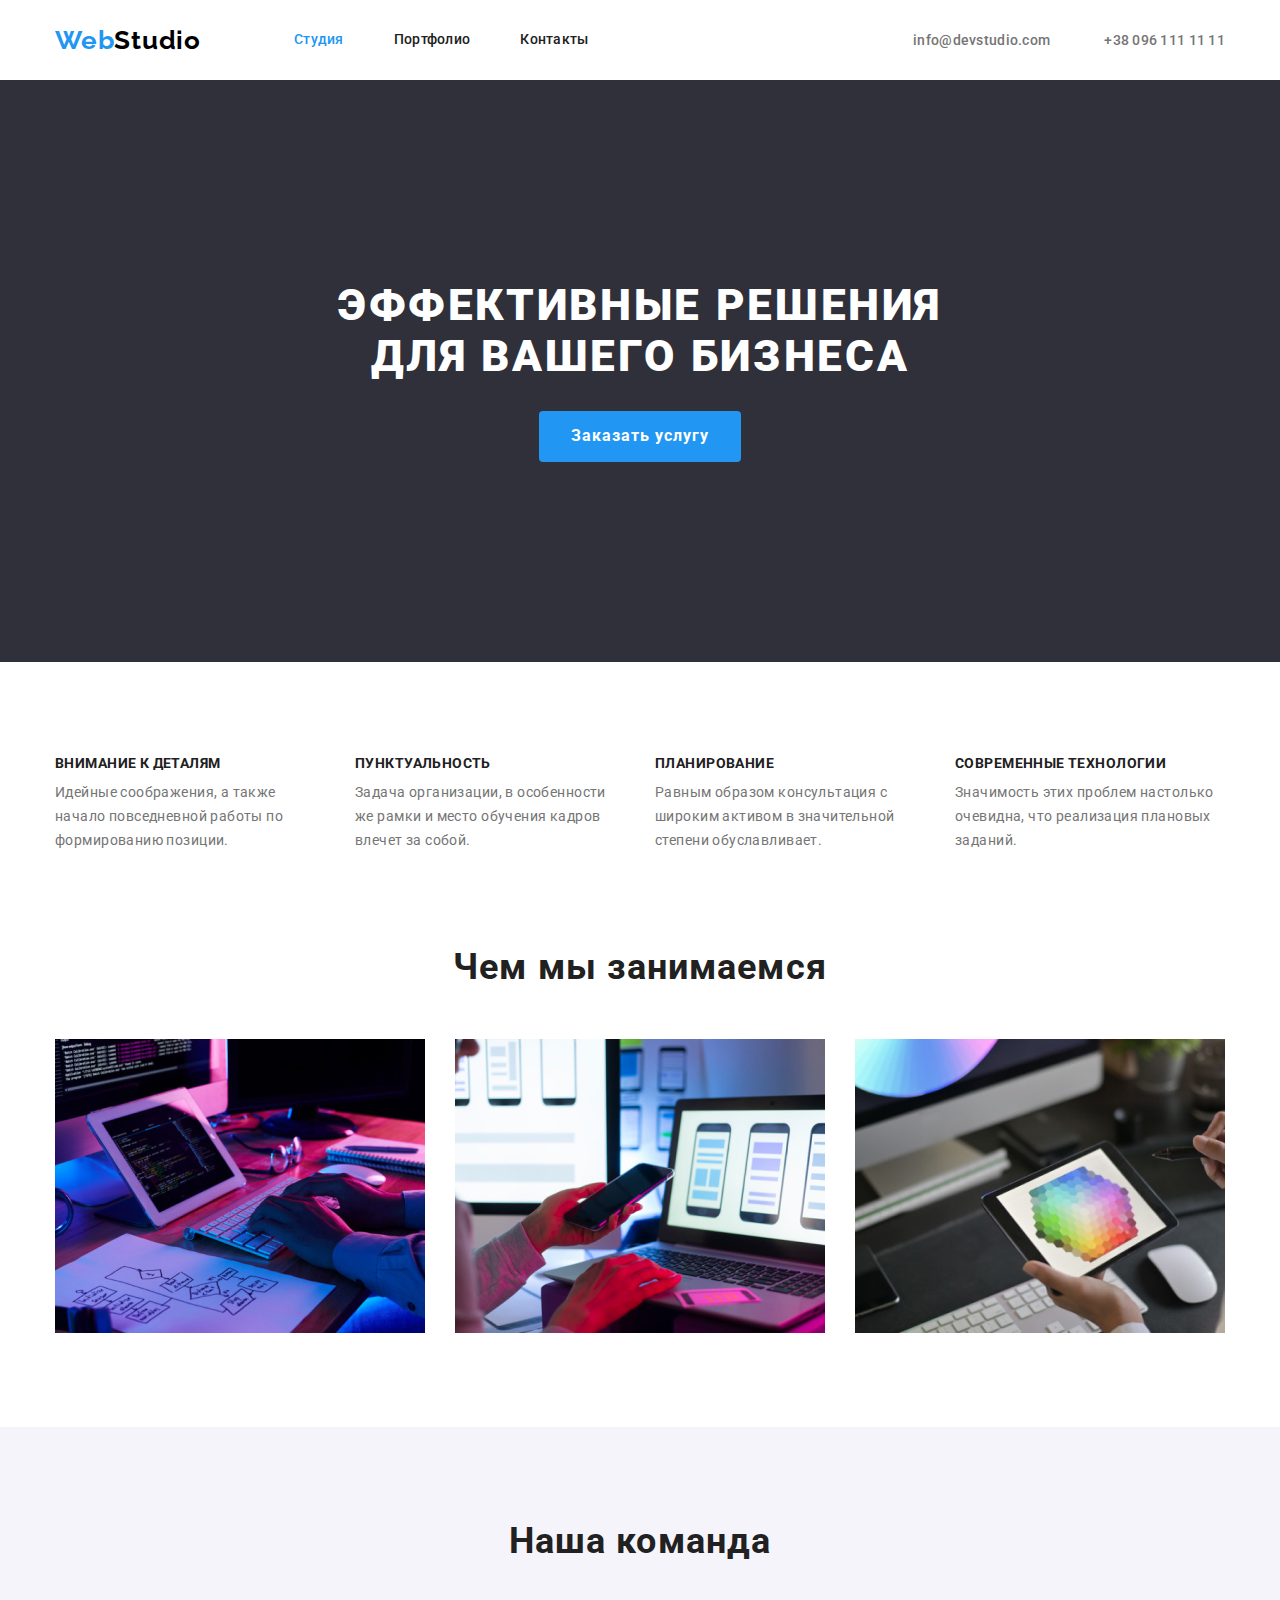
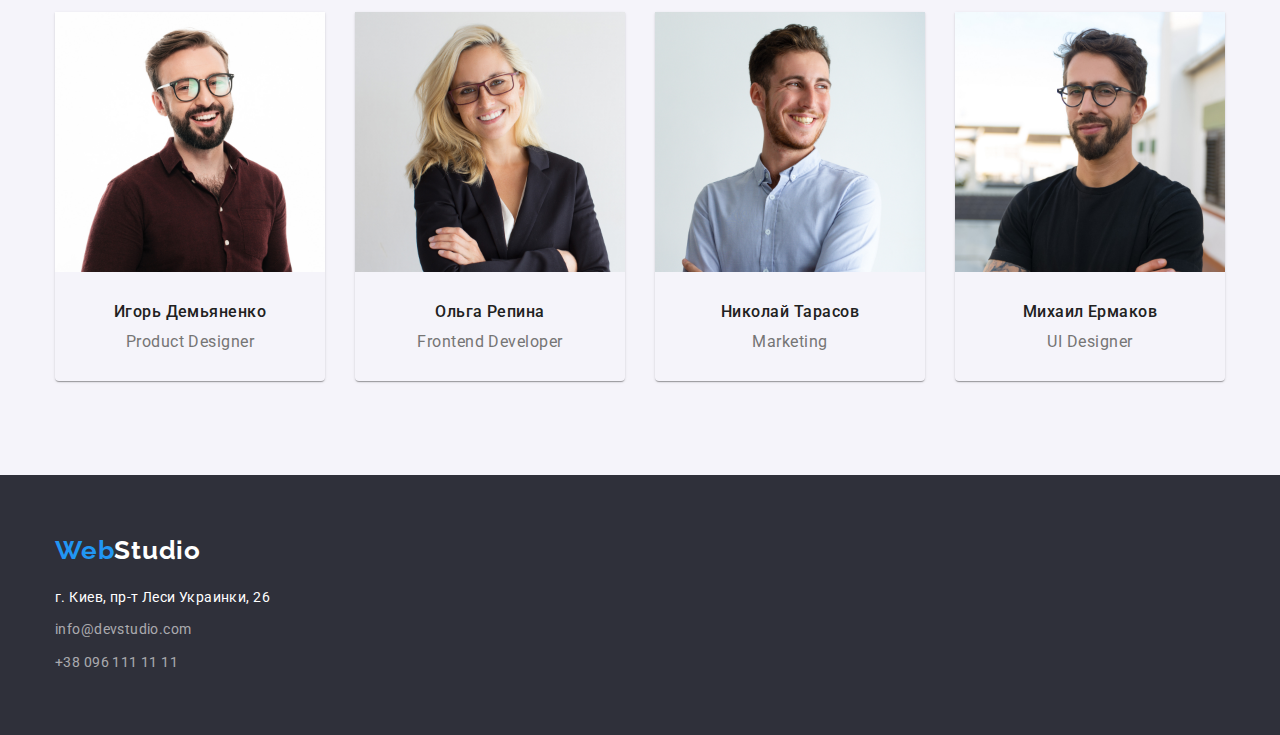
<file: index.html>
<!DOCTYPE html>
<html lang="ru">

<head>
    <meta charset="UTF-8">
    <meta http-equiv="X-UA-Compatible" content="IE=edge">
    <meta name="viewport" content="width=device-width, initial-scale=1.0">
    <title>Business</title>
    <link rel="preconnect" href="https://fonts.googleapis.com">
    <link rel="preconnect" href="https://fonts.gstatic.com" crossorigin>
    <link href="https://fonts.googleapis.com/css2?family=Raleway:wght@700&family=Roboto:wght@400;500;700;900&display=swap"
        rel="stylesheet">
    <link rel="stylesheet" href="https://cdnjs.cloudflare.com/ajax/libs/modern-normalize/1.1.0/modern-normalize.min.css" />
    <link rel="stylesheet" href="./css/style.css" />
</head>
 
<body>

    <!--Шапка сайта-->
    <header>
        <div class="container main-nav">
                <nav class="main-nav">
                    <a lang="en" href="" class="logo">
                        <span class="main-logo">Web</span><span class="secondary-logo">Studio</span>
                    </a>
                    <ul class="site-nav list">
                        <li class="item"><a href="./index.html" class="link current">Студия</a></li>
                        <li class="item"><a href="./portfolio.html" class="link">Портфолио</a></li>
                        <li class="item"><a href="" class="link">Контакты</a></li>
                    </ul>
                </nav>
                <div class="info">
                    <a href="mailto:info@devstudio.com" class="connect">info@devstudio.com</a>
                    <a href="tel:+380961111111" class="connect last">+38 096 111 11 11</a>
                </div>
        </div>
    </header>
    <main>
        <!--Заказ-->
        <section class="hero">
            <h1 class="hero-title">Эффективные решения для вашего бизнеса</h1>
            <button type="button" class="button primery">Заказать услугу</button>
            
        </section>

        <!--Преимущества-->
        <section class="section">
            <div class="container">
                <ul class="feature list">
                    <li class="feature-item ">
                        <h3 class="title">Внимание к деталям</h3>
                        <p class="text-idea">Идейные соображения, а также начало повседневной работы по формированию позиции.</p>
                    </li>
                    <li class="feature-item ">
                        <h3 class="title">Пунктуальность</h3>
                        <p class="text-idea">Задача организации, в особенности же рамки и место обучения кадров влечет за собой.</p>
                    </li>
                    <li class="feature-item">
                        <h3 class="title">Планирование</h3>
                        <p class="text-idea">Равным образом консультация с широким активом в значительной степени обуславливает.</p>
                    </li>
                    <li class="feature-item">
                        <h3 class="title">Современные технологии</h3>
                        <p class="text-idea">Значимость этих проблем настолько очевидна, что реализация плановых заданий.</p>
                    </li>
                </ul>
            </div>
        </section>

        <!--Чем занимаемся-->
        <section class="section work">
            <div class="container">
                <h2 class="section-title">Чем мы занимаемся</h2>
                <ul class="list works">
                    <li class="pic">
                            <img src="./images/box1.jpg" alt="Верстка сайтов" width="370"> 
                    </li>
                    <li class="pic">
                            <img src="./images/box2.jpg" alt="Адаптация сайтов" width="370">
                    </li>
                    <li class="pic">
                        <img src="./images/box3.jpg" alt="Стилизирование сайтов" width="370">
                    </li>
                </ul>
            </div>
        </section>

        <!--Команда-->
        <section class="section team">
            <div class="container">
                <h2 class="section-title">Наша команда</h2>
                <ul class="team-list list">
                    <li class="team-item">
                            <img src="./images/igor.jpg" alt="Фото Игоря" width="270">
                        <div class="team-name">
                            <h3 class="team-hero">Игорь Демьяненко</h3>
                            <p lang="en" class="profession">Product Designer</p>
                        </div>
                    </li>
                    <li class="team-item">
                            <img src="./images/olga.jpg" alt="Фото Ольги" width="270">
                        <div class="team-name">
                            <h3 class="team-hero">Ольга Репина</h3>
                            <p lang="en" class="profession">Frontend Developer</p>
                        </div>
                    </li>
                    <li class="team-item">
                            <img src="./images/nikolay.jpg" alt="Фото Николая" width="270">
                        <div class="team-name">
                            <h3 class="team-hero">Николай Тарасов</h3>
                            <p lang="en" class="profession">Marketing</p>
                        </div>
                    </li>
                    <li class="team-item">
                            <img src="./images/mihail.jpg" alt="Фото Михаила" width="270">
                        <div class="team-name">
                            <h3 class="team-hero">Михаил Ермаков </h3>
                            <p lang="en" class="profession">UI Designer</p>
                        </div>
                    </li>
                </ul>
            </div>
        </section>
    </main>

    <!--Footer-->
    <footer>
        <div class="container">
            <a lang="en" href="" class="logo">
                <span class="main-logo">Web</span><span class="secondary-item">Studio</span>
            </a>
            <address>
                <p class="adress">
                    г. Киев, пр-т Леси Украинки, 26
                </p>
                <div class="adress-link">
                    <a href="mailto:info@devstudio.com" class="secondary-connect">info@devstudio.com</a>
                    <a href="tel:+380961111111" class="secondary-connect">+38 096 111 11 11</a>
                </div>
            </address>
        </div>
    </footer>
</body>
</html>
</file>
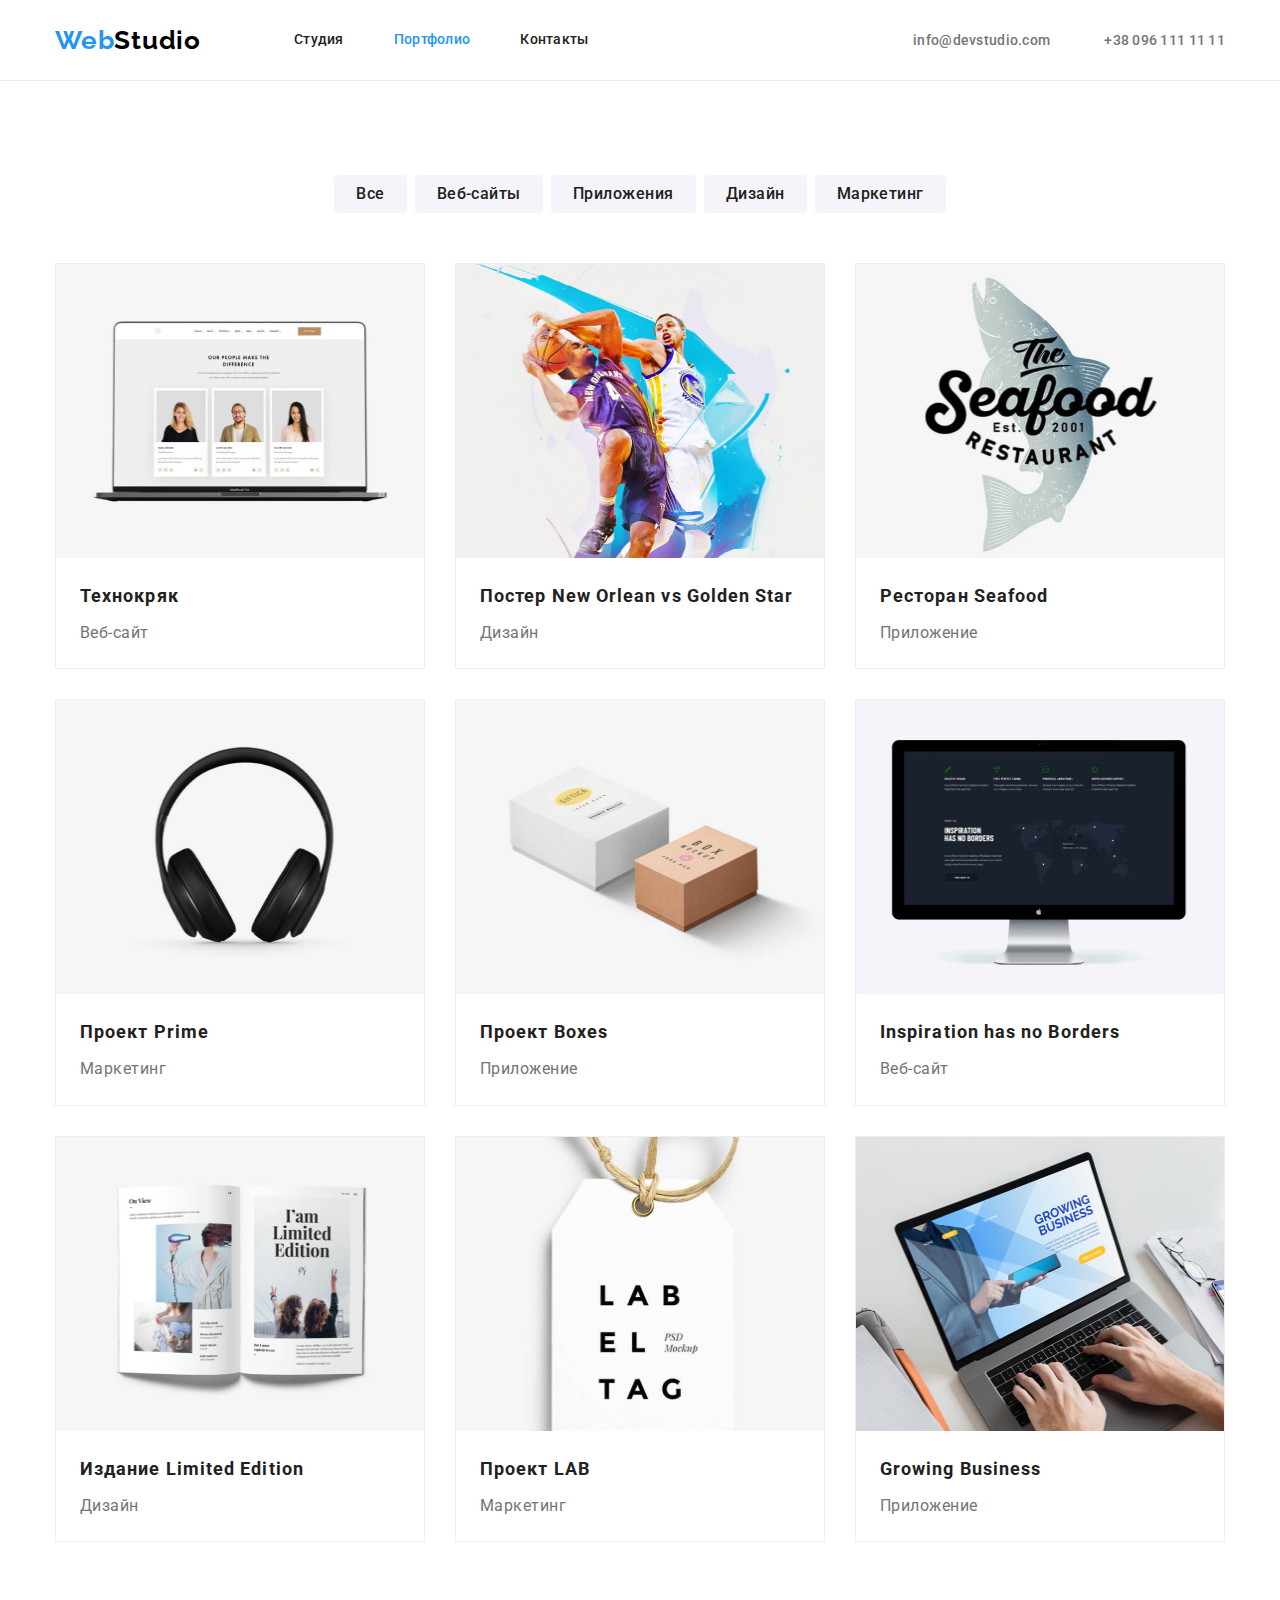
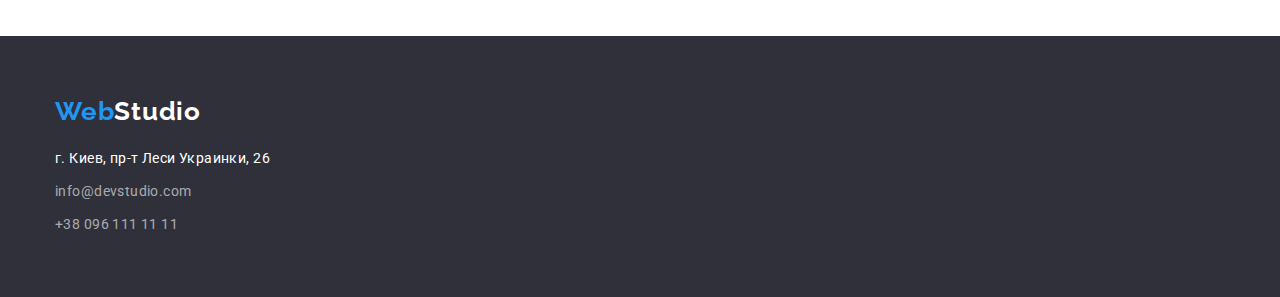
<file: portfolio.html>
<!DOCTYPE html>
<html lang="ru">

<head>
    <meta charset="UTF-8">
    <meta http-equiv="X-UA-Compatible" content="IE=edge">
    <meta name="viewport" content="width=device-width, initial-scale=1.0">
    <title>Business</title>
    <link rel="preconnect" href="https://fonts.googleapis.com">
    <link rel="preconnect" href="https://fonts.gstatic.com" crossorigin>
    <link href="https://fonts.googleapis.com/css2?family=Raleway:wght@700&family=Roboto:wght@400;500;700;900&display=swap"
        rel="stylesheet">
    <link rel="stylesheet" href="https://cdnjs.cloudflare.com/ajax/libs/modern-normalize/1.1.0/modern-normalize.min.css">
    <link rel="stylesheet" href="./css/style.css">
</head>

<body>

    <!--Шапка сайта-->
    <header class="border">
        <div class="container main-nav ">
            <nav class="main-nav">
                <a lang="en" href="" class="logo">
                    <span class="main-logo">Web</span><span class="secondary-logo">Studio</span>
                </a>
                <ul class="site-nav list">
                    <li class="item"><a href="./index.html" class="link">Студия</a></li>
                    <li class="item"><a href="./portfolio.html" class="link current">Портфолио</a></li>
                    <li class="item"><a href="" class="link">Контакты</a></li>
                </ul>
            </nav>
            <div class="info">
                <a href="mailto:info@devstudio.com" class="connect">info@devstudio.com</a>
                <a href="tel:+380961111111" class="connect last">+38 096 111 11 11</a>
            </div>
        </div>
    </header>
    <main>
        <!--CARDS-->
        <section class="section">
            <div class="container benefits">

                <ul class="buttons list">
                    <li class="btn"><button type="button" class="button">Все</button></li>
                    <li class="btn"><button type="button" class="button">Веб-сайты</button></li>
                    <li class="btn"><button type="button" class="button">Приложения</button></li>
                    <li class="btn"><button type="button" class="button">Дизайн</button></li>
                    <li class="btn"><button type="button" class="button">Маркетинг</button></li>
                </ul>

                <ul class="card-set list">

                    <li class="card">
                        <a href="" class="link"><img src="./images/portfolio/techno.jpg" alt="Ноутбук с фото наших сотрудников" width="370"
                        height="294">
                            <div class="card-content">
                                <h2 class="card-heading">Технокряк</h2>
                                <p class="subtitle">Веб-сайт</p>
                            </div>
                        </a>   
                    </li>

                    <li class="card">
                        <a href="" class="link"><img src="./images/portfolio/basket.jpg" alt="Двое баскетболистов в игре" width="370"
                        height="294">
                            <div class="card-content">
                                <h2 class="card-heading">Постер New Orlean vs Golden Star</h2>
                                <p class="subtitle">Дизайн</p>
                            </div>
                        </a>  
                    </li>

                    <li class="card">
                        <a href="" class="link"><img src="./images/portfolio/seafood.jpg" alt="Логотип ресторана в виде рыбы и название" width="370"
                        height="294">
                            <div class="card-content">
                                <h2 class="card-heading">Ресторан Seafood</h2>
                                <p class="subtitle">Приложение</p>
                            </div>
                        </a>
                        
                    </li>

                    <li class="card">
                        <a href="" class="link"><img src="./images/portfolio/prime.jpg" alt="Изображение наушников" width="370"
                        height="294">
                            <div class="card-content">
                                <h2 class="card-heading">Проект Prime</h2>
                                <p class="subtitle">Маркетинг</p>
                            </div>
                        </a>   
                    </li>

                    <li class="card">
                        <a href="" class="link"><img src="./images/portfolio/boxes.jpg" alt="Изображение двух коробок" width="370"
                        height="294">
                            <div class="card-content">
                                <h2 class="card-heading">Проект Boxes</h2>
                                <p class="subtitle">Приложение</p>
                            </div>
                        </a>
                        
                    </li>

                    <li class="card">
                        <a href="" class="link"><img src="./images/portfolio/inspiration.jpg" alt="Монитор с надписью и картой" width="370"
                        height="294">
                            <div class="card-content">
                                <h2 class="card-heading">Inspiration has no Borders</h2>
                                <p class="subtitle">Веб-сайт</p>
                            </div>
                        </a>   
                    </li>

                    <li class="card">
                        <a href="" class="link"><img src="./images/portfolio/limited.jpg" alt="Раскрытая книга" width="370"
                        height="294">
                            <div class="card-content">
                                <h2 class="card-heading">Издание Limited Edition</h2>
                                <p class="subtitle">Дизайн</p>
                            </div>
                        </a>
                    </li>

                    <li class="card">
                        <a href="" class="link"><img src="./images/portfolio/lab.jpg" alt="Лейба" width="370"
                        height="294">
                            <div class="card-content">
                                <h2 class="card-heading">Проект LAB</h2>
                                <p class="subtitle">Маркетинг</p>
                            </div>
                        </a>
                    </li>

                    <li class="card"><a href="" class="link"><img src="./images/portfolio/growing.jpg" alt="Работа на ноутбуке" width="370"
                        height="294">
                            <div class="card-content">
                                <h2 class="card-heading">Growing Business</h2>
                                <p class="subtitle">Приложение</p>
                            </div>
                        </a>
                    </li>
                </ul>
            </div>
        </section>
    </main>

    <!--Footer-->
    <footer>
        <div class="container">
            <a lang="en" href="" class="logo">
                <span class="main-logo">Web</span><span class="secondary-item">Studio</span>
            </a>
            <address>
                <p class="adress">
                    г. Киев, пр-т Леси Украинки, 26
                </p>
                <div class="adress-link">
                    <a href="mailto:info@devstudio.com" class="secondary-connect">info@devstudio.com</a>
                    <a href="tel:+380961111111" class="secondary-connect">+38 096 111 11 11</a>
                </div>
            </address>
        </div>
    </footer>
</body>

</html>
</file>
<file: css/style.css>
:root {
  --primery-text-color: #757575;
  --title-text-color: #212121;
  --accent-color: #2196f3;
  --primery-bcg-color: #ffffff;
  --card-set-gap: 30px;
  --card-shadow: 0px 2px 1px -1px rgba(0, 0, 0, 0.2),
    0px 1px 1px 0px rgba(0, 0, 0, 0.14), 0px 1px 3px 0px rgba(0, 0, 0, 0.12);
}

body {
  color: var(--primery-text-color);
  background-color: var(--primery-bcg-color);
  font-family: Roboto, sans-serif;
}

img {
  display: block;
  max-width: 100%;
}

/*УТИЛИТЫ*/

.list {
  padding: 0;
  margin: 0;
  list-style: none;
}

/*HEADER*/

.container {
  width: 1200px;
  padding-left: 15px;
  padding-right: 15px;
  margin-left: auto;
  margin-right: auto;
}
.logo {
  font-family: Raleway, sans-serif;
  font-weight: 700;
  font-size: 26px;
  line-height: 1.19;
  letter-spacing: 0.03em;
  text-decoration: none;
}
.main-logo {
  color: var(--accent-color);
}
.secondary-logo {
  color: #000000;
}

/*MAIN-NAV*/

.main-nav {
  display: flex;
  align-items: center;
}

/*BUTTON*/

.button {
  font-family: inherit;
  color: var(--title-text-color);
  background-color: #f5f4fa;
  border-radius: 4px;
  border: none;
}
.button.primery {
  padding: 10px 32px;

  color: var(--primery-bcg-color);
  background-color: var(--accent-color);
  font-family: inherit;
  font-weight: 700;
  font-size: 16px;
  line-height: 1.9;
  letter-spacing: 0.06em;
}

.buttons .button {
  padding: 6px 22px;

  font-weight: 500;
  font-size: 16px;
  line-height: 1.62;
  text-align: center;
  letter-spacing: 0.03em;
}

.buttons .btn:not(:last-child) {
  margin-right: 8px;
}

.buttons {
  margin-bottom: 50px;
  display: flex;
  justify-content: center;
}

.buttons .button:hover,
.button:focus {
  color: var(--primery-bcg-color);
  background-color: var(--accent-color);
}

/*NAVIGATION*/

.site-nav {
  display: flex;
  margin-left: 93px;
}

.site-nav .item:not(:last-child) {
  margin-right: 50px;
}

.site-nav .link {
  display: block;
  padding-top: 32px;
  padding-bottom: 32px;

  color: var(--title-text-color);
  font-weight: 500;
  font-size: 14px;
  line-height: 1.14;
  letter-spacing: 0.02em;
  text-decoration: none;
}
.site-nav .link:hover,
.site-nav .link:focus {
  color: var(--accent-color);
}
.site-nav .link.current {
  color: var(--accent-color);
}

/*CONNECT*/

.connect {
  color: var(--primery-text-color);
  font-style: normal;
  font-weight: 500;
  font-size: 14px;
  line-height: 1.14;
  letter-spacing: 0.02em;
  text-decoration: none;
}

.connect:hover,
.connect:focus {
  color: var(--accent-color);
}
.connect.last {
  margin-left: 50px;
}

/*INFO*/

.info {
  margin-left: auto;
}

/*HERO*/

.hero {
  padding-top: 200px;
  padding-bottom: 200px;
  background-color: #2f303a;
  text-align: center;
  margin-bottom: 0;
}
.hero-title {
  margin-left: auto;
  margin-right: auto;
  margin-top: 0;
  margin-bottom: 30px;

  color: var(--primery-bcg-color);
  font-weight: 900;
  font-size: 44px;
  letter-spacing: 0.06em;
  text-transform: uppercase;
  width: 696px;
}

/*СЕКЦИИ*/

.section {
  padding-top: 94px;
  padding-bottom: 94px;
}

.section-title {
  margin-top: 0px;
  margin-bottom: 50px;

  color: var(--title-text-color);
  font-weight: 700;
  font-size: 36px;
  line-height: 1.16;
  text-align: center;
  letter-spacing: 0.03em;
}

/*ПРЕИМУЩЕСТВА*/

.feature {
  display: flex;
}

.feature-item {
  flex-basis: calc(100% / 4);
}

.feature-item:not(:last-child) {
  margin-right: 30px;
}

.title {
  margin-top: 0;
  margin-bottom: 10px;

  color: var(--title-text-color);
  font-weight: 700;
  font-size: 14px;
  line-height: 1.14;
  letter-spacing: 0.03em;
  text-transform: uppercase;
}

.text-idea {
  margin-top: 0;
  margin-bottom: 0;

  color: var(--primery-text-color);
  font-weight: 400;
  font-size: 14px;
  line-height: 1.7;
  letter-spacing: 0.03em;
}

/*ЧЕМ ЗАНИМАЕМСЯ*/

.section.work {
  padding-top: 0;
}

.works {
  display: flex;
}

.pic:not(:last-child) {
  margin-right: 30px;
}

/*Команда*/
.team {
  background-color: #f5f4fa;
}

.team-list {
  display: flex;
}

.team-list > .team-item:not(:last-child) {
  margin-right: 30px;
}

.team-item {
  box-shadow: var(--card-shadow);
  border-radius: 0px 0px 4px 4px;
}

.profession {
  margin-bottom: 0;
  margin-top: 10px;

  font-weight: 400;
  font-size: 16px;
  line-height: 1.2;
  letter-spacing: 0.03em;
  text-align: center;
}

.team-hero {
  margin-top: 0;
  margin-bottom: 0;
  font-weight: 500;
  color: var(--title-text-color);
  font-size: 16px;
  line-height: 1.2;
  letter-spacing: 0.03em;
  text-align: center;
}

.team-name {
  padding-top: 30px;
  padding-bottom: 30px;
}

/*FOOTER*/
footer {
  padding-top: 60px;
  padding-bottom: 60px;
  background-color: #2f303a;
}

.secondary-item {
  color: var(--primery-bcg-color);
}

.adress {
  margin-top: 20px;
  margin-bottom: 0;
  color: var(--primery-bcg-color);
  font-style: normal;
  font-weight: 400;
  font-size: 14px;
  line-height: 1.7;
  letter-spacing: 0.03em;
}

.adress-link {
  display: flex;
  flex-direction: column;
}

.secondary-connect:hover,
.secondary-connect:focus {
  color: var(--accent-color);
}

.secondary-connect {
  margin-top: 9px;
  color: rgba(255, 255, 255, 0.6);
  font-family: Roboto, sans-serif;
  font-style: normal;
  font-weight: normal;
  font-size: 14px;
  line-height: 1.71;
  letter-spacing: 0.03em;
  text-decoration: none;
}

/*PORTFOLIO*/

.border {
  border-bottom: 1px solid #ececec;
}

.card-heading {
  margin-top: 0;
  margin-bottom: 4px;

  color: var(--title-text-color);
  font-weight: 700;
  font-size: 18px;
  line-height: 2;
  letter-spacing: 0.06em;
}

.card .subtitle {
  margin-top: 0;
  margin-bottom: 0;

  color: var(--primery-text-color);
  font-weight: 400;
  font-size: 16px;
  line-height: 1.9;
  letter-spacing: 0.03em;
}
.link {
  text-decoration: none;
}

.card-set {
  display: flex;
  flex-wrap: wrap;

  margin-left: calc(-1 * var(--card-set-gap));
  margin-top: calc(-1 * var(--card-set-gap));
}

.card-set > .card {
  flex-basis: calc(100% / 3 - var(--card-set-gap));

  margin-left: var(--card-set-gap);
  margin-top: var(--card-set-gap);

  border: 1px solid #eeeeee;
}

.card-content {
  padding: 20px 24px;
}
</file>
